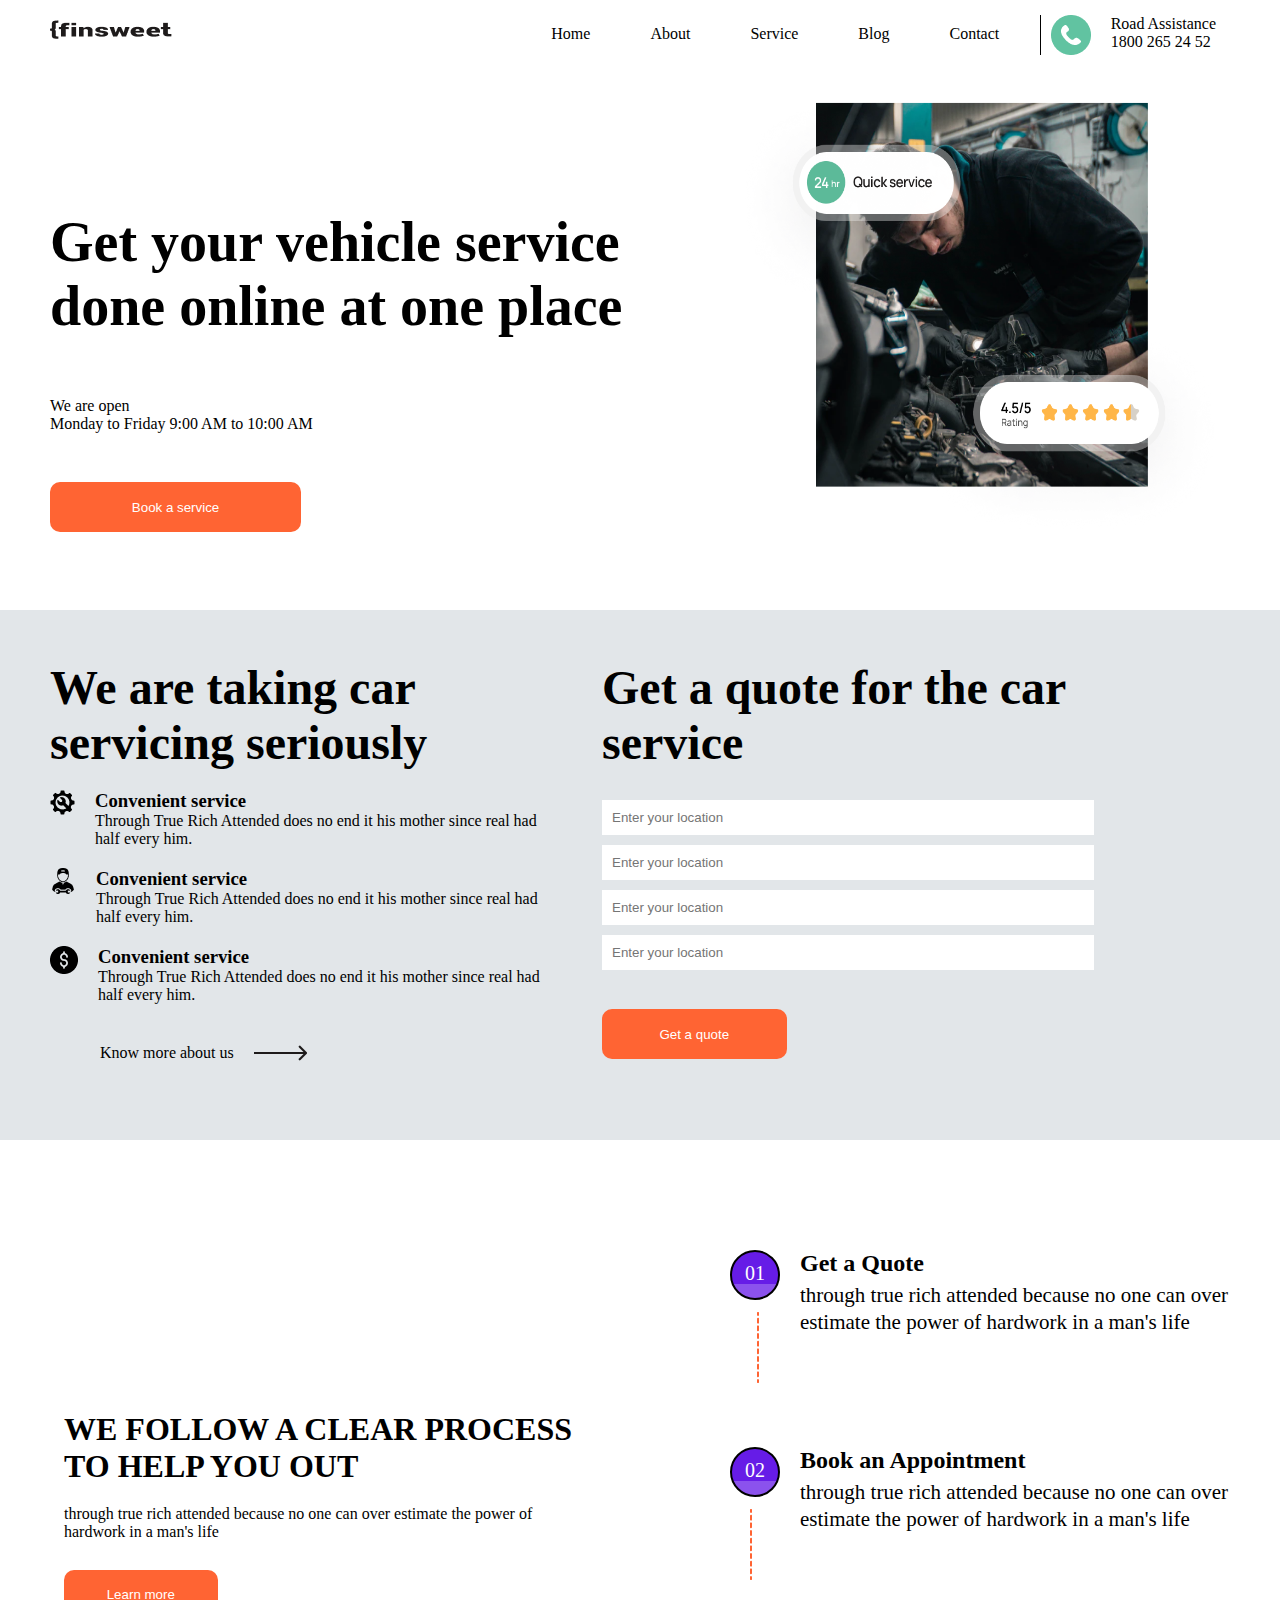
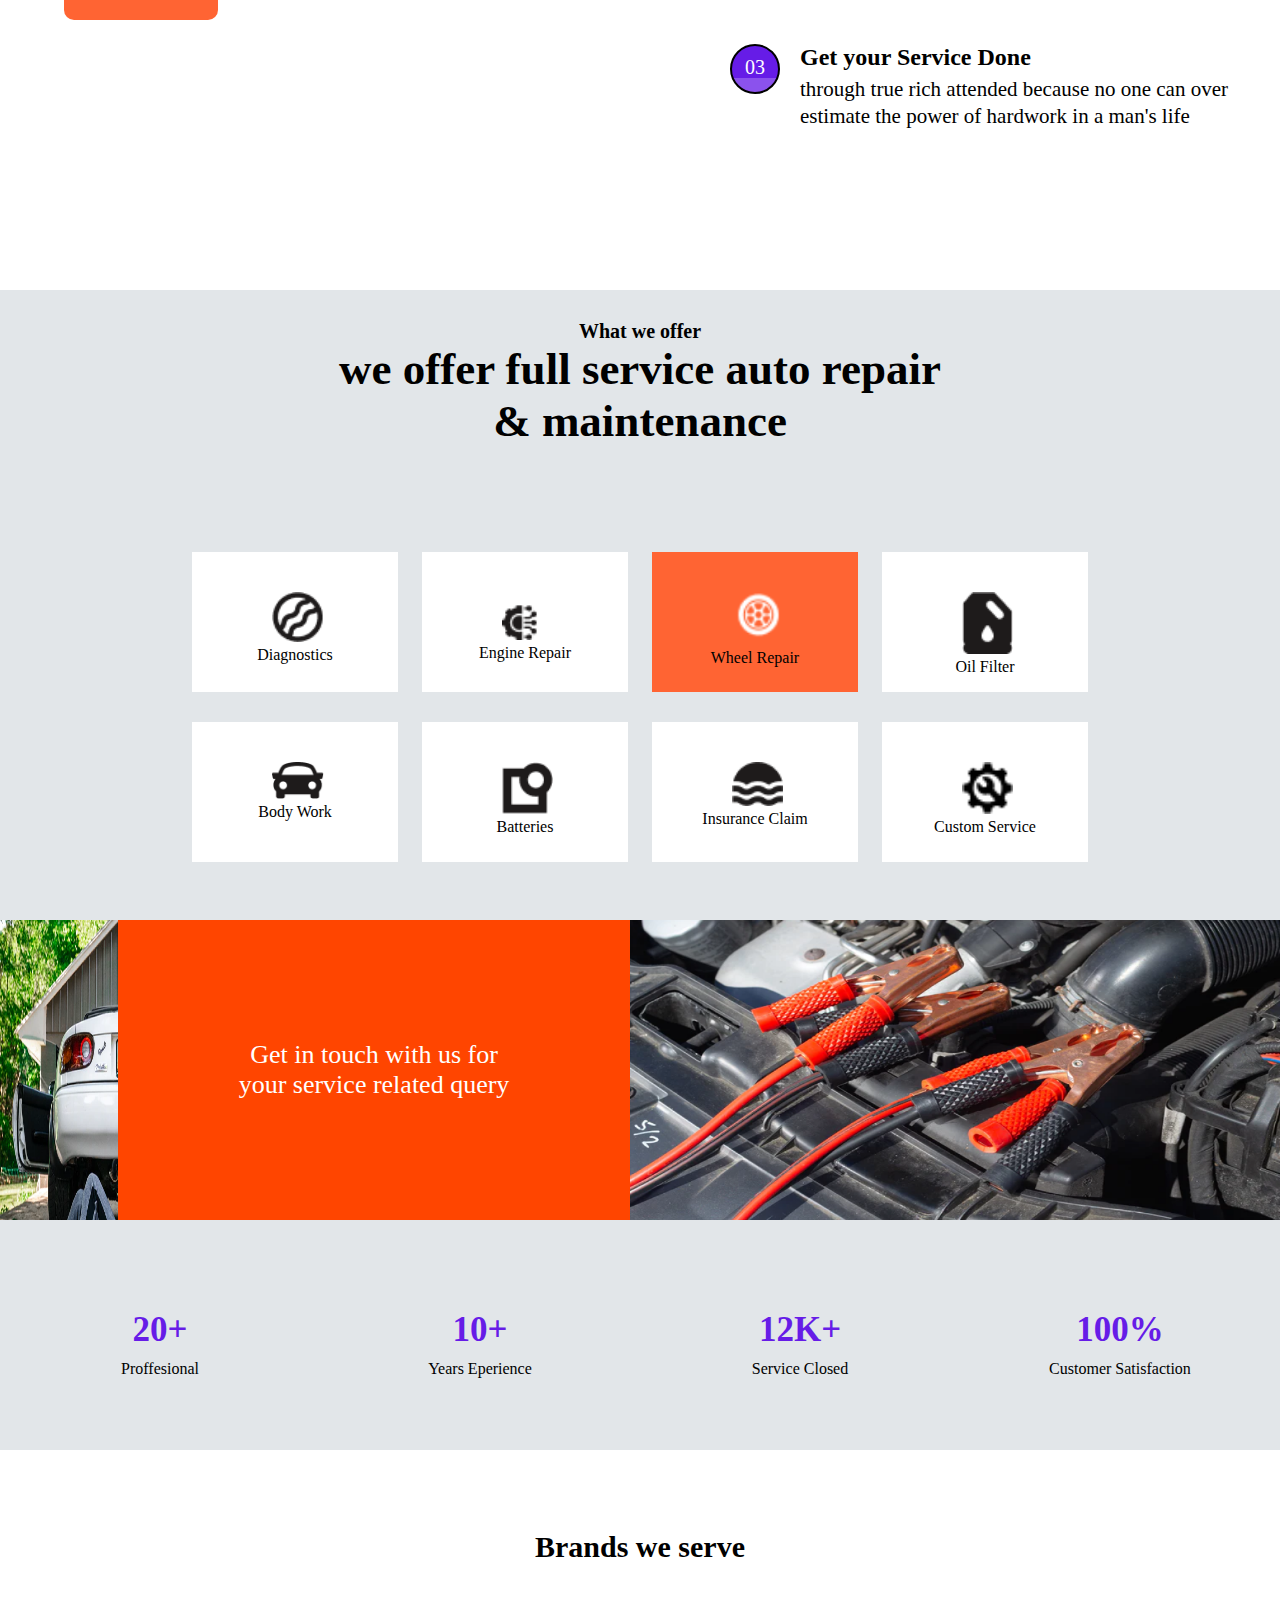
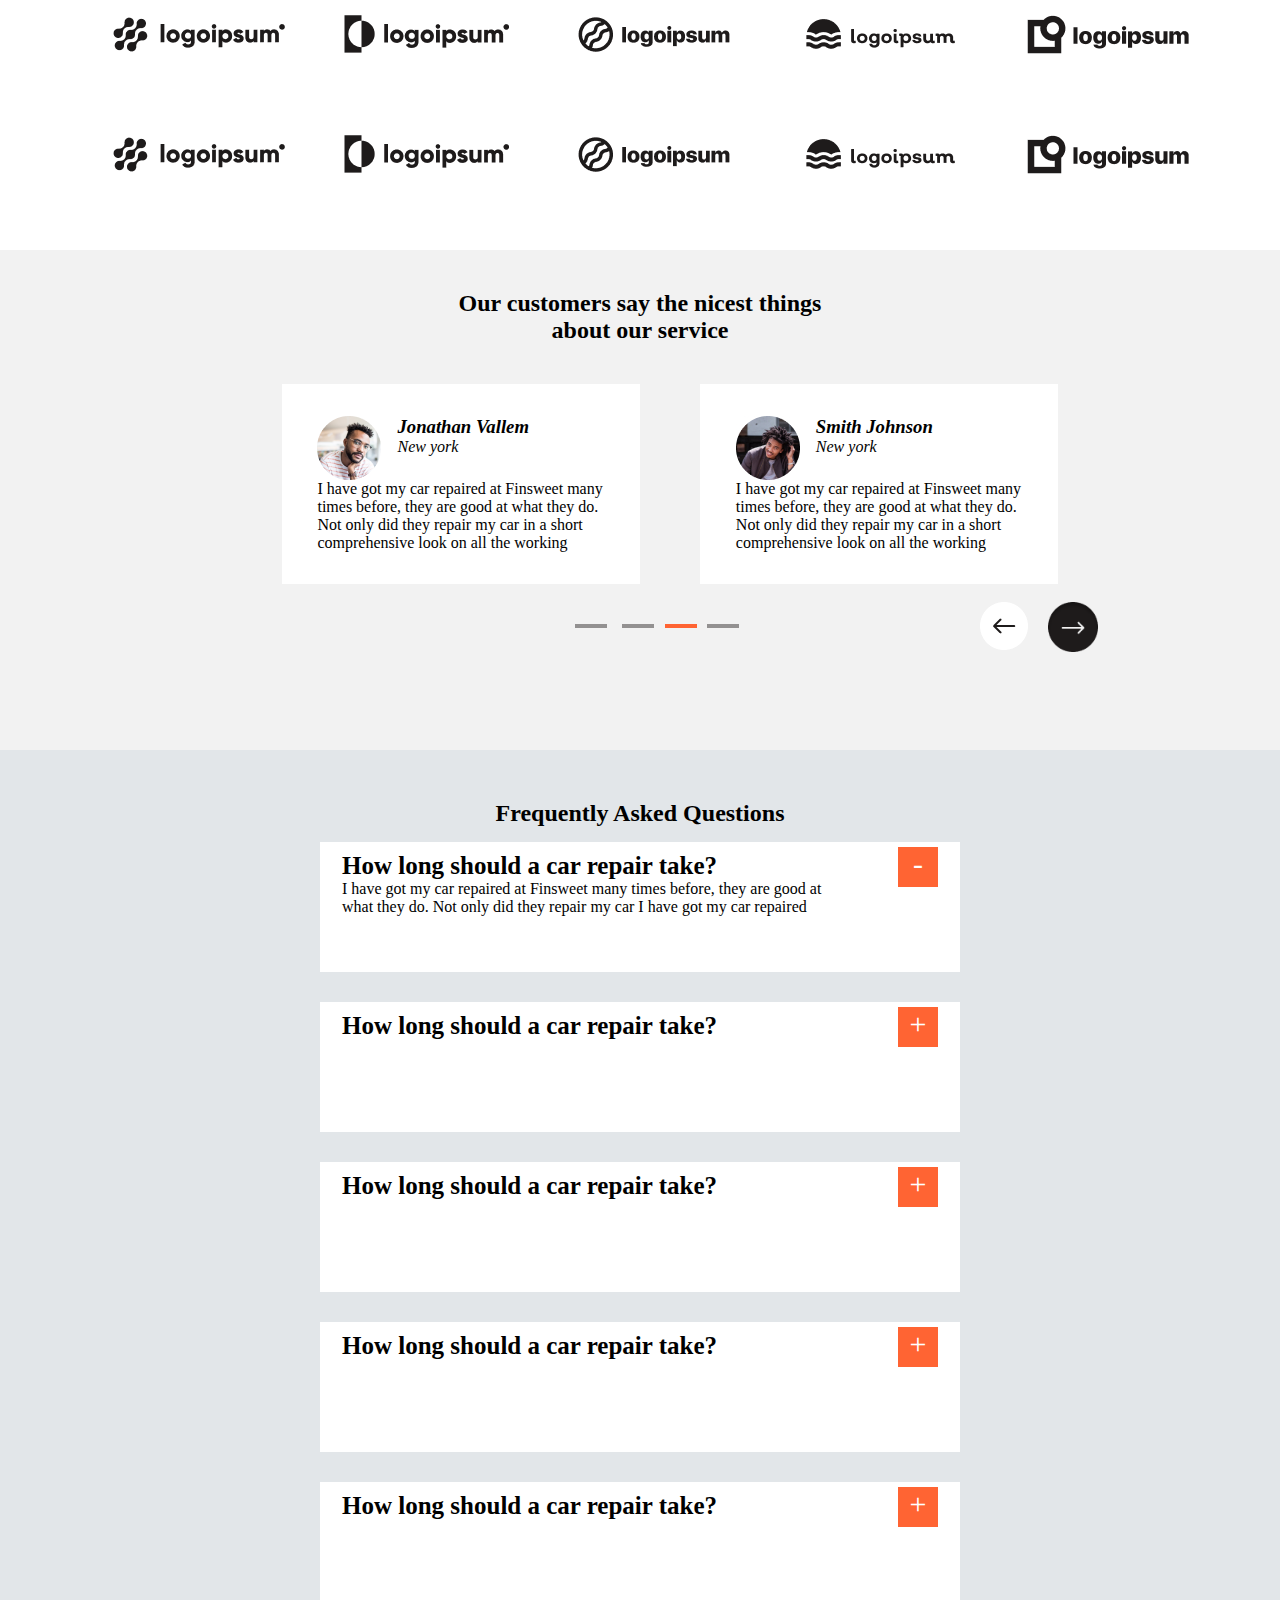
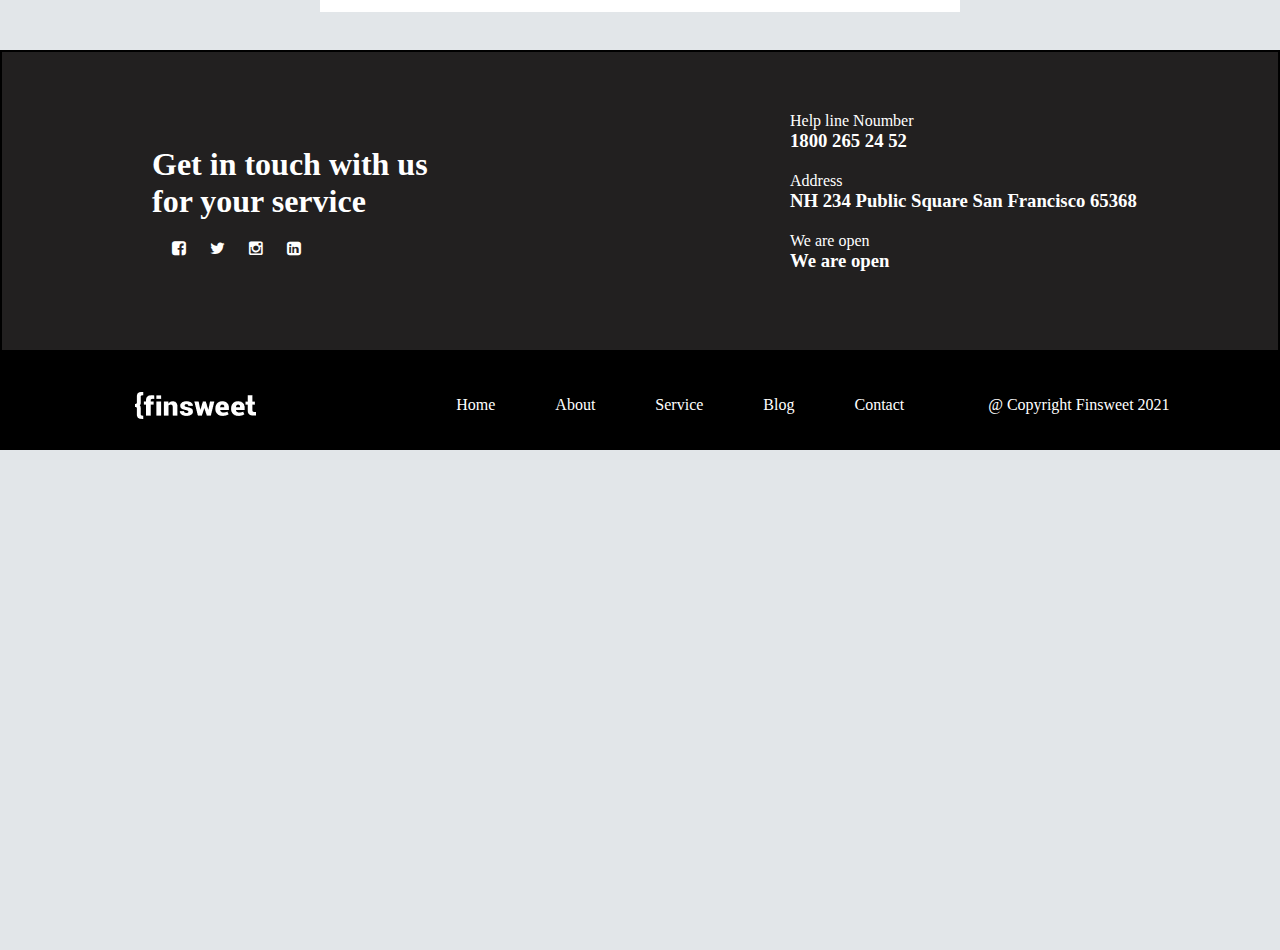
<file: index.html>
<!DOCTYPE html>
<html lang="en">
<head>
    <meta charset="UTF-8">
    <meta http-equiv="X-UA-Compatible" content="IE=edge">
    <meta name="viewport" content="width=device-width, initial-scale=1.0">
    <title>Document</title>
    <link rel="stylesheet" href="./index.css">
    <link rel="stylesheet" href="./css/fa/css/font-awesome.min.css">
    <link rel="stylesheet" href="./queries.css">
    
</head>
<body>
   <div class="container">
     <div class="box">
       <div class="box1">
       
       <nav>
            <div class="golo">
                <img src="./image/Logo.png" alt="">
            </div>
            <div class="bar">
                <ul>
                    <li> <a href="#">Home</a> </li>
                    <li> <a href="#">About </a> </li>
                    <li> <a href="./services.html">Service</a></li>
                    <li> <a href="#">Blog</a></li>
                    <li> <a href="#">Contact</a></li>
                </ul>
            </div>
            <div class="whatsapp">
                <div class="icon">
                    <img src="./image/Assistance Icon.png" alt="road assistance">
                </div>
                <div class="inner-section">
                    <p>Road Assistance</p>
                    <p>1800 265 24 52</p>
                </div>
            </div>
       </nav> 
                
        <div class="pic">
            <div class="txt">
                <h1>Get your vehicle service done online at one place</h1>
                <p class="ptag">We are open </p>
                <p>Monday to Friday 9:00 AM to  10:00  AM</p>
                <button><a href="#" class="orange-btn">Book a service</a> </button>
                
            </div>
            <div class="cam">
              <img src="./image/Header Image.png" alt=""> 
            </div>
            
        </div>
            
       </div>
       <div class="box2">
           <div class="sec1">
            <h2>We are taking car servicing seriously</h2>
            <div class="ony">
               <div class="imagebox">
                <img src="./image/Icon.png" alt="">
            </div>
                <div class="text-box">
                    <h3>Convenient service</h3>
                    <p>Through True Rich Attended does no end it his mother since real had half every him.</p>
                </div>
            </div>
            <div class="ony">
                <div class="imagebox">
                 <img src="./image/Icon (1).png" alt="">
             </div>
                 <div class="text-box">
                     <h3>Convenient service</h3>
                     <p>Through True Rich Attended does no end it his mother since real had half every him.</p>
                 </div>
             </div>
             <div class="ony">
                <div class="imagebox">
                 <img src="./image/Icon (2).png" alt="">
             </div>
                 <div class="text-box">
                     <h3>Convenient service</h3>
                     <p>Through True Rich Attended does no end it his mother since real had half every him.</p>
                 </div>
             </div>
            <div class="arrow">
             <p class="ptag1">Know more about us</p> 
             <img src="./image/Arrow.png" alt="" >
            </div>
            </div>
            <div class="sec2">
                <h3>Get a quote for the car <br> service</h3>
                <form action="">
                    <div class="input-box">
                        <input type="text" placeholder="Enter your location">
                    </div>
                    <div class="input-box">
                        <input type="text" placeholder="Enter your location">
                    </div>
                    <div class="input-box">
                        <input type="text" placeholder="Enter your location">
                    </div>
                    <div class="input-box">
                        <input type="text" placeholder="Enter your location">
                    </div>
                    <button class="orange-btn">Get a quote</button>
                </form>
            </div>
    
        </div>   
       
        <div class="box3">
            <div class="para">
             <h1 style="padding-bottom: 20px;">WE FOLLOW A CLEAR  PROCESS TO HELP YOU  OUT</h1>
             <p>through true rich attended because no one can over estimate  the power of hardwork in a man's life</p>
                <button>Learn more</button>
            </div>
         <div class="circ">  
         <div class="par">   
            <div class="lay"> 
            <div class="num">01</div>
            <div class="line" style="margin-left: 27px; margin-top: 12px;" ><img src="./image/Line.png" alt=""> </div> 
        </div> 
                <div class="writ">
                    <h2>Get a Quote</h2>
                    <p>through true rich attended  because no one can over estimate the power of hardwork in a man's life</p>
                </div>
            </div>
             <div class="par">   
             <div class="lay"> 
                <div class="num">02</div>
                <div class="line" style="margin-left: 20px; margin-top: 12px;" ><img src="./image/Line.png" alt=""> </div> 
            </div> 
               
                <div class="writ">
                    <h2>Book an Appointment</h2>
                    <p>through true rich attended  because no one can over estimate  the power of hardwork in a man's life</p>
                </div>
            </div>
             <div class="par">   
            <div class="lay">
                <div class="num">03</div>
            </div>
                <div class="writ">
                 <h2>Get your Service Done</h2>
                 <p>through true rich attended because  no one can over estimate  the power of hardwork in a man's life</p>
                </div>
            </div>
        </div>
         
        </div>
        <div class="box4">
            <div class="headings">
            <h5 style="font-size: 20px;">What we offer</h5>
            <h2>we offer full service auto repair <br> & maintenance</h2>
        </div>
       <div class="boxy">
        <div class="ono">   
            <div class="onek">
                <img src="./image/Vector.png" alt="">
               <p> Diagnostics  </p>
            </div>
           <div class="onek">
            <img src="./image/2.PNG" alt="">
            <p>Engine Repair</p>
           </div>
           <div class="onek" style="background-color: #FF6433;">
        <img src="./image/wheel.PNG" alt="">
        <p>Wheel Repair</p>
        </div>
           <div class="onek">
            <img src="./image/Vector (4).png" alt="">
            <p>Oil Filter</p>
           </div>
        </div>
        <div class="two">   
        <div class="onek">
            <img src="./image/Vector (3).png" alt="">
            <p>Body Work</p>
        </div>
           <div class="onek">
            <img src="./image/Vector (2).png" alt="">
            <p>Batteries</p>
           </div>
           <div class="onek">
            <img src="./image/Vector (1).png" alt="">
            <p>Insurance Claim</p>
           </div>
           <div class="onek">
            <img src="./image/Icon.png" alt="">
            <p>Custom Service</p>
           </div>
           
        </div>
           </div>
       </div>
       
        <div class="box5">
           <div class="fee"> 
            <div class="car">
                <img src="./image/Image 1.png" alt="">
            </div>
            <div class="car1" >
               <p class="ptag3" > Get in touch with us for <br> your service related query </p>
            </div>
            <div class="car2">
                <img src="./image/Client-first Template 6 (Community) (Copy) (Copy)/https_/unsplash.com/photos/ovGrEUgrkyE.png" alt="">
            </div>
        </div>
       <div class="fet">
           <div class="fet1">
               <h2>20+</h2>
               <p>Proffesional</p>
           </div>
           <div class="fet2">
               <h2>10+</h2>
               <p>Years Eperience</p>
           </div>
           <div class="fet3">
               <h2>12K+</h2>
               <p>Service Closed</p>
           </div>
           <div class="fet4">
               <h2>100%</h2>
               <p>Customer Satisfaction</p>
           </div>
       </div>
        </div>
        <div class="box6">
            <h2>Brands we serve</h2>
            <div class="logo">
               <div class="logus">
                <div class="log">
                    <img src="./image/logo-8 1.png" alt="">
                
                </div>
                <div class="log">
                    <img src="./image/logo-6.png" alt="">
                </div>
                <div class="log">
                   <img src="./image/logo-7 1.png" alt="">                
                </div>
                <div class="log">
                    <img src="./image/logo-3.png" alt="">
                </div>
                <div class="log">
                    <img src="./image/logo-1 1.png" alt="">
                </div>
            </div>
            <div class="logus"> 
            <div class="log">
                    <img src="./image/logo-8 1.png" alt="">
                
                </div>
                <div class="log">
                    <img src="./image/logo-6.png" alt="">
                </div>
                <div class="log">
                   <img src="./image/logo-7 1.png" alt="">                
                </div>
                <div class="log">
                    <img src="./image/logo-3.png" alt="">
                </div>
                <div class="log">
                    <img src="./image/logo-1 1.png" alt="">
                </div>
            </div>      
            </div>
            </div>
        </div>  
      <div class="box7">
          <h2>Our customers say the nicest things <br> about our service</h2>
          <div class="box70">
          <div class="box71">
             
              <blockquote>
                <cite><img src="./image/K84vnnzxmTQ.png" alt="">
                    <div class="city">
                    <h3> Jonathan Vallem </h3>
                   <p>New york</p>
                </div>
                </cite>  
               <p> I have got my car repaired at Finsweet many times before, they are good at what they do. Not only did they 
                  repair my car in a short comprehensive look on all the working</p>
                </blockquote>
          </div>
          <div class="box71">
              
              <blockquote>
                <cite> <img src="./image/nJHvhXS4C0U.jpg" alt=""> 
                <div class="city">    
                <h3>Smith Johnson</h3>
                <p>New york</p>
            </div>
            </cite>  
                   <p> I have got my car repaired at Finsweet many times before, they are good at what they do. Not only did they
                   repair my car in a short comprehensive look on all the working </p>
                </blockquote>
          </div>
        </div>
        
        <div class="circy">
          <div class="line">  <img src="./image/Lines.png" alt=""> </div>
          <div class="circo">  
          <div class="circy1"><img src="./image/Left.png" alt=""></div>
            <div class="circy2"><img src="./image/Right.png" alt=""></div>
        </div>
        </div>    
    </div>
      <div class="box8">
            <h2>Frequently Asked Questions</h2>
           <div class="fre">
            <div class="freq">
                <div class="freq1">
                    <div class="freq3">
                    <h5>How long should a car repair take?</h5>
                    <p>I have got my car repaired at Finsweet many times before, they are good at what they do. Not only did they repair my car I have got my car 
                        repaired</p>
                    </div>
                    <div class="orange">-</div>
                </div>
                <div class="freq1">
                    <div class="freq3">
                    <h5>How long should a car repair take?</h5>
                    </div>
                    <div class="orange">+</div>
                </div>
                <div class="freq1">
                    <div class="freq3">
                        <h5>How long should a car repair take?</h5>
                        </div>
                        <div class="orange">+</div>   
                </div>
                <div class="freq1">
                    <div class="freq3">
                        <h5>How long should a car repair take?</h5>
                        </div>
                        <div class="orange">+</div>
                </div>
                <div class="freq1">
                    <div class="freq3">
                        <h5>How long should a car repair take?</h5>
                        </div>
                        <div class="orange">+</div>
                </div>
            </div>
        </div>
    
        </div>
      <div class="box9">
        <div class="footer">  
        <div class="foot">
            <div class="foot1">
                <h1>Get in touch with us <br> for your  service</h1> 
                <div class="icony">
                 <i class="fa fa-facebook-square"></i>
                 <i class="fa fa-twitter"></i>
                 <i class=" fa fa-instagram"></i>
                 <i class=" fa fa-linkedin-square"></i>
                </div>
            </div>
            <div class="foot1">
                <div class="help">
                  <p>Help line Noumber</p>  
                  <h3>1800 265 24 52</h3>
                </div>
                <div class="help">
                    <p>Address</p>
                    <h3>NH 234   Public Square San Francisco  65368</h3>
                </div>
                <div class="help">
                    <p>We are open</p>
                    <h3>We are open</h3>
                </div>
            </div>
        </div>
          <div class="foot2">
            <nav>
                <div class="golo">
                    <img src="./image/logoo.png" alt="">
                </div>
                <div class="bar">
                    <ul>
                        <li> <a href="#">Home</a> </li>
                        <li> <a href="#">About </a> </li>
                        <li> <a href="#">Service</a></li>
                        <li> <a href="#">Blog</a></li>
                        <li> <a href="#">Contact</a></li>
                    </ul>
                </div>
                <div class="whatsapp" >
                <p>@ Copyright Finsweet 2021</p> 
                </div>
           </nav> 
           
          </div>
        </div>
      </div>
    
    
    
    </div>
        
    </div>
            
           
           
       
       
</body>
</html>
</file>
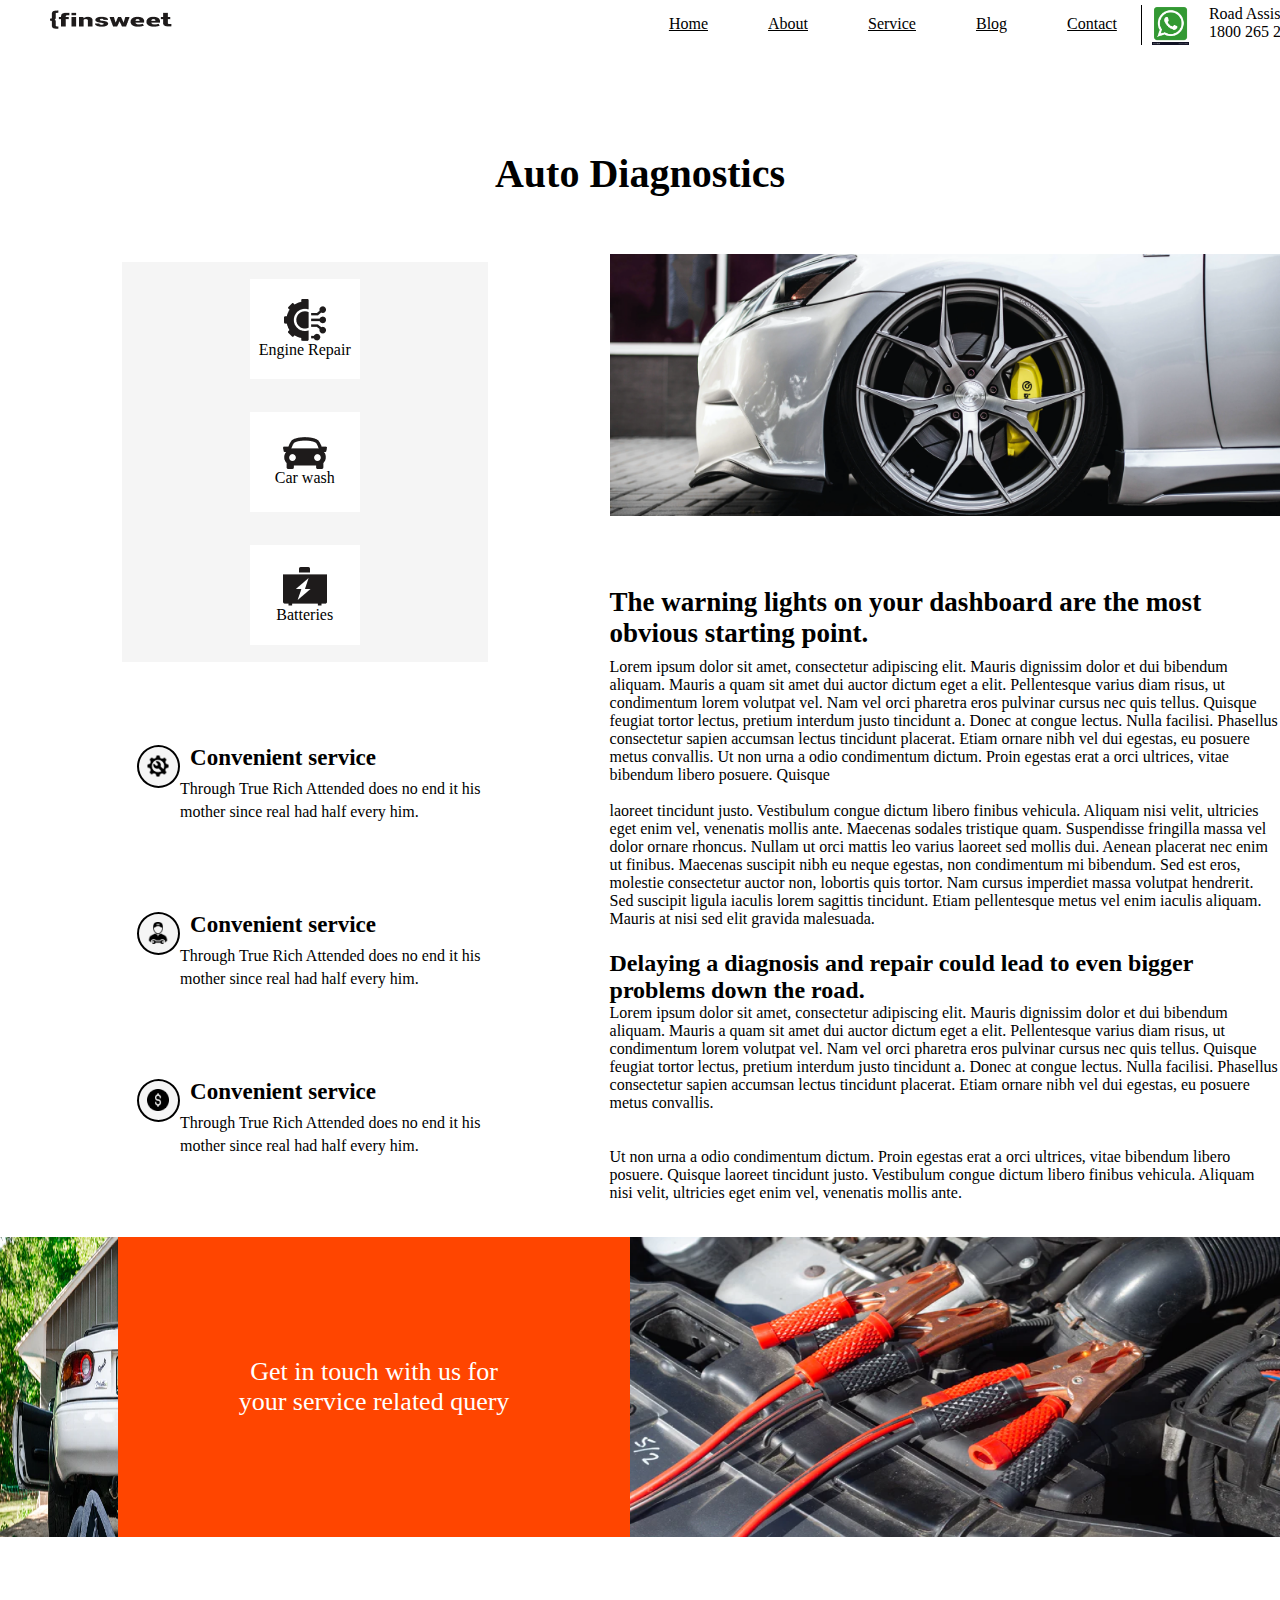
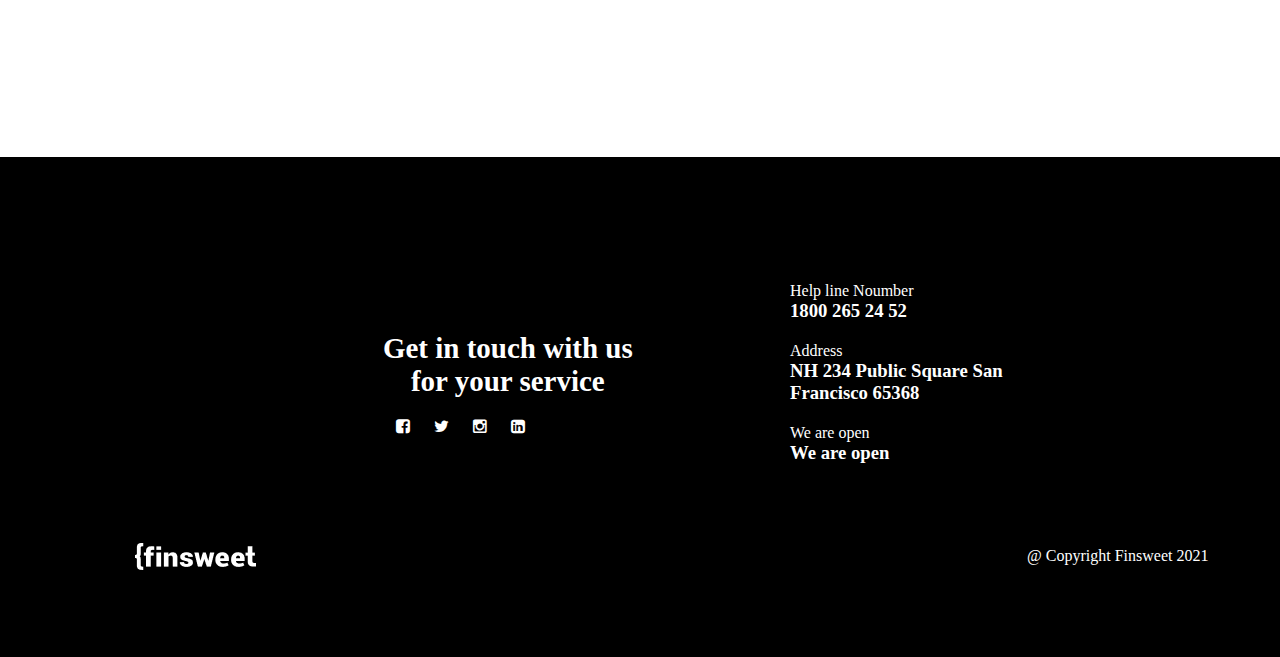
<file: services.html>
<!DOCTYPE html>
<html lang="en">
<head>
    <meta charset="UTF-8">
    <meta http-equiv="X-UA-Compatible" content="IE=edge">
    <meta name="viewport" content="width=device-width, initial-scale=1.0">
    <title>Document</title>
    <link rel="stylesheet" href="./services.css">
    <link rel="stylesheet" href="./css/fa/css/font-awesome.min.css">
    <link rel="stylesheet" href="./query.css">
</head>
<body>
 <div class="container">
    
    <!-- SECTION 1 -->
    
    <section class="box1">
        <nav>
            <div class="golo">
                <img src="./image/Logo.png" alt="">
            </div>
            <div class="bar">
                <ul>
                    <li> <a href="./index.html">Home</a> </li>
                    <li> <a href="#">About </a> </li>
                    <li> <a href="#">Service</a></li>
                    <li> <a href="#">Blog</a></li>
                    <li> <a href="#">Contact</a></li>
                </ul>
            </div>
            <div class="whatsapp">
                <div class="icon">
                    <img src="./image/whatsapp-logo-icon-vector-27990484.jpg" alt="road assistance">
                </div>
                <div class="inner-section">
                    <p>Road Assistance</p>
                    <p>1800 265 24 52</p>
                </div>
            </div>
       </nav> 
         
     </section>



<!-- SECTION 2 -->

     <section class="box2">
        <h1>Auto Diagnostics</h1> 
        <div class="bum">
        <div class="writy">
             <div class="pic">
                 <div class="pic1">
                     <img src="./image/Group 2096.png" alt="">
                     <p>Engine Repair</p>
                 </div>
                 <div class="pic1"> 
                    <img src="./image/Group.png" alt="">
                     <p>Car wash</p>
                 </div>
                 <div class="pic1">
                     <img src="./image/Group 2102.png" alt="">
                     <p>Batteries</p>
                 </div>
             </div>
             <div class="icony">
                 <div class="pic2">
                    <div class="non"> 
                    <img src="./image/two.png" alt="">
                </div>
                    <div class="pokolo">
                         <h3>Convenient service</h3>
                         <p>Through True Rich Attended does no end it his mother since real had half every him.</p>
                     </div>
                 </div>
                 <div class="pic2">
                    <div class="non"> 
                    <img src="./image/teo.png" alt="">
                </div> 
                    <div class="pokolo">
                        <h3>Convenient service</h3>
                        <p>Through True Rich Attended does no end it his mother since real had half every him.</p>
                    </div>
                 </div>
                 <div class="pic2">
                    <div class="non">
                    <img src="./image/Icon (2).png" alt="">
                </div>
                    <div class="pokolo">
                        <h3>Convenient service</h3>
                        <p>Through True Rich Attended does no end it his mother since real had half every him.</p>
                    </div>
                 </div>
             </div>
         </div>
         <div class="cary">
             <div class="cary1">
                 <img src="./image/ono.png" alt="">
             </div>
             <div class="cary2">
                 <h2>The warning lights on your dashboard are the most obvious starting point.</h2>
                <p>Lorem ipsum dolor sit amet, consectetur adipiscing elit. Mauris dignissim dolor et dui bibendum aliquam. Mauris a quam sit amet dui auctor dictum eget a elit. Pellentesque varius diam risus, ut condimentum lorem volutpat vel. Nam vel orci pharetra eros pulvinar cursus nec quis tellus. Quisque feugiat tortor lectus, pretium interdum justo tincidunt a. Donec at congue lectus. Nulla facilisi. Phasellus consectetur sapien accumsan lectus tincidunt placerat. Etiam ornare nibh vel dui egestas, eu posuere metus convallis.

                    Ut non urna a odio condimentum dictum. Proin egestas erat a orci ultrices, vitae bibendum libero posuere. Quisque <br> <br> laoreet tincidunt justo. Vestibulum congue dictum libero finibus vehicula. Aliquam nisi velit, ultricies eget enim vel, venenatis mollis ante. Maecenas sodales tristique quam. Suspendisse fringilla massa vel dolor ornare rhoncus. Nullam ut orci mattis leo varius laoreet sed mollis dui. Aenean placerat nec enim ut finibus. Maecenas suscipit nibh eu neque egestas, non condimentum mi bibendum. Sed est eros, molestie consectetur auctor non, lobortis quis tortor. Nam cursus imperdiet massa volutpat hendrerit. Sed suscipit ligula iaculis lorem sagittis tincidunt. Etiam pellentesque 
                    metus vel enim iaculis aliquam. Mauris at nisi sed elit gravida malesuada.</p>
                </div>
             <div class="cary3">
                 <h2>Delaying a diagnosis and repair could lead to even bigger problems down the road.</h2>
                <p>Lorem ipsum dolor sit amet, consectetur adipiscing elit. Mauris dignissim dolor et dui bibendum aliquam. Mauris a quam sit amet dui auctor dictum eget a elit. Pellentesque varius diam risus, ut condimentum lorem volutpat vel. Nam vel orci pharetra eros pulvinar cursus nec quis tellus. Quisque feugiat tortor lectus, pretium interdum justo tincidunt a. Donec at congue lectus. Nulla facilisi. Phasellus consectetur sapien accumsan lectus tincidunt placerat. 
                    Etiam ornare nibh vel dui egestas, eu posuere metus convallis.</p>
              <br> <br>  <p>Ut non urna a odio condimentum dictum. Proin egestas erat a orci ultrices, vitae bibendum libero posuere. Quisque laoreet tincidunt justo. Vestibulum congue dictum libero finibus vehicula. Aliquam nisi velit, ultricies 
                    eget enim vel, venenatis mollis ante.</p>
                </div>
         </div>
        </div>
        </section>

<!-- SECTION 3 -->
<section class="box3">
    <div class="fee"> 
        <div class="car">
            <img src="./image/Image 1.png" alt="">
        </div>
        <div class="car1" >
           <p class="ptag3" > Get in touch with us for <br> your service related query </p>
        </div>
        <div class="car2">
            <img src="./image/Client-first Template 6 (Community) (Copy) (Copy)/https_/unsplash.com/photos/ovGrEUgrkyE.png" alt="">
        </div>
    </div> 
</section>


<!-- SECTION 4 -->

<section class="box4">
    <div class="footer">  
        <div class="foot">
            <div class="foot1">
                <h1>Get in touch with us for your  service</h1> 
                <div class="icono">
                 <i class="fa fa-facebook-square"></i>
                 <i class="fa fa-twitter"></i>
                 <i class=" fa fa-instagram"></i>
                 <i class=" fa fa-linkedin-square"></i>
                </div>
            </div>
            <div class="foot1">
                <div class="help">
                  <p>Help line Noumber</p>  
                  <h3>1800 265 24 52</h3>
                </div>
                <div class="help">
                    <p>Address</p>
                    <h3>NH 234   Public Square San Francisco  65368</h3>
                </div>
                <div class="help">
                    <p>We are open</p>
                    <h3>We are open</h3>
                </div>
            </div>
        </div>
          <div class="foot2">
            <nav>
                <div class="golo">
                    <img src="./image/logoo.png" alt="">
                </div>
                <div class="bar">
                    <ul>
                        <li> <a href="#">Home</a> </li>
                        <li> <a href="#">About </a> </li>
                        <li> <a href="#">Service</a></li>
                        <li> <a href="#">Blog</a></li>
                        <li> <a href="#">Contact</a></li>
                    </ul>
                </div>
                <div class="whatsapp" >
                <p>@ Copyright Finsweet 2021</p> 
                </div>
           </nav> 
           
          </div>
        </div>     
    
</section>

 </div>   
</body>
</html>
</file>
<file: index.css>
*{
    margin: 0;
    padding: 0;
    box-sizing: border-box;
}
.container{
    /* min-height: 2000px; */
    width: 100%;
    margin: 0 auto;
    overflow: hidden;

}
.box{
    /* border: 2px solid white; */
    min-height: 1500px;
    width: 100%;
    margin: auto;
    display: flex;
    flex-direction: column;
    align-items: center;
    justify-content: center;
    padding-top: 10px;
    
}
.box1, .box2, .box3, .box4,.box5, .box7,.box8,.box9 {
/* border: 2px solid white; */
height: 100vh;
width: 100%;
}

.box1{
    display: flex;
    flex-direction: column;
    background-color: white;
    
}
nav{
    /* border: 1px solid black;  */
    width: 95%;
    height: 50px; 
    margin-left: 50px; 
    display: flex; 
    align-items: center; 
}
.golo{
    /* border: 2px solid black; */
    width: 20%;
    height: 40px;
    margin-top: 10px;
}

.circ {
    width: 50%;
    margin-top: 50px;
}
.bar{
     /* border: 2px solid black; */
     width: 40%;
    height: 40px;
    margin-left:350px;
    
   
}
.bar ul{
    display: flex;
    margin-left: 20px;
    align-items: center;
    margin-top: 10px;
}
.bar ul li{
    list-style: none;
    margin-left: 60px;

}
.bar ul li a{
    color: black;
    text-decoration: none;
}
.whatsapp{
    border-left: 1px solid black; 
    width: 20%;
   height: 40px;
   margin-left:40px;
   display: flex;
 
}

.icon img{
    height: 40px;
    margin-left: 10px;
}
.inner-section{
    margin-left: 20px;
}


.pic{
    display: flex;
    flex-direction: row;
    width: 100%;
    /* position: relative; */
}

.txt{
    width: 50%;
    margin-top: 150px;
    margin-left: 50px;
    /* text-align: center; */
}
.txt h1{
    font-size: 56px;
    font-weight: bold;
}
.ptag{
    margin-top: 59px;
}
.txt button{
    height: 50px;
    width: 40%;
    background-color: #FF6433;
    border-radius: 10px;
    margin-top: 49px;
    border: none;
    color: white;
}
.txt button a{
    color: white;
    text-decoration: none;

}
.cam{
    display: flex;
    justify-content: flex-end;
    width: 40%;
    margin: 30px 50px;
}
.cam img{
    width: 100%;
    height: 450px;
    
}

/* section two */
.box2{
    background-color: #E2E6E9;
    display: flex;
    padding-top: 50px;
    padding-left: 50px;
}
.sec1{
    /* border: 2px solid black; */
    
    width: 40%;
    height: 520px;
}
.sec1 h2{
    font-size: 48px;
}
.ony{
    display: flex;
    flex-direction: row;
    margin-top: 20px;
}
.text-box{
    margin-left: 20px;
}

.sec2{
    /* border: 2px solid black; */
    width: 50%;
    height: 520px;
    margin-left: 60px
}

.sec2 h3{
    font-size: 48px;
    padding-bottom: 30px;
}
.arrow{
    display: flex;
    margin-left: 50px;
    
}
.arrow img{
    object-fit: contain;
    margin-left: 20px;
    margin-top: 40px;
}
.ptag1{
    margin-top: 40px;
}
.sec2 input {
    width: 80%;
    padding: 10px;
    margin-bottom: 10px;
    border: none;
}
.sec2 button{
    height: 50px;
    width: 30%;
    background-color: #FF6433;
    border-radius: 10px;
    margin-top: 29px;
    border: none;
    color: white;
 
}

/* FOR BOX3 */

.box3{
    display: flex;
    background-color: white;
    height: 750px;

}
.para{
    margin: auto;
    width: 40%;
}
.para button{
    height: 50px;
    width: 30%;
    background-color: #FF6433;
    border-radius: 10px;
    margin-top: 29px;
    border: none;
    color: white;
 
}

.circ{
    width: 50%;
    margin-top: 50px;
    
}
.par{
    display: flex;
    flex-direction: row;
    margin-top: 60px;
    margin-left: 90px;
    
}
.num{
    margin-right: 20px;
    border: 2px solid black;
    height: 50px;
    width: 50px;
    border-radius: 50%;
    text-align: center;
    padding-top: 10px;
    background: linear-gradient(#661CE7 70%, #8B52ED 30%);
    font-size: 20px;
    color: white;
    

}
.writ h2{
    margin-bottom: 5px;
}
.writ p{
    line-height: 27px;
    font-size: 21px;
    
}


/* Box4 */
.box4{
    background-color: #E2E6E9;
   }
   
.boxy{
    height: 340px;
    width: 70%;
    margin: auto;
    background-color: #E2E6E9;
    display: flex;
    margin-top: 90px;
    display: flex;
    flex-direction: column;
    justify-content: space-around;
}
.ono, .two{
    /* border: 1px solid black; */
    width: 100%;
    height: 140px;
    display: flex;
    justify-content: space-between;
}
.onek{
    /* border: 1px solid black; */
    background-color: white;
    width: 23%;
}
.onek:hover{
    background-color:orangered ;
}
.onek img{
width: 25%;
margin-top: 40px;
margin-left: 80px;
}
.onek p{
    text-align: center;
}
.headings{
    text-align: center;
    font-size: 30px;
    color: black;
    margin-top: 30px;
}




/* FOR BOX5 */
.box5{
    display: flex;
    flex-direction: column;
    background-color: #E2E6E9;
    padding-top: 50px;
    width: 100%;

       
    /* justify-content: space-around; */

}
.fee{
    display: flex;
    position: relative;
    width: 100%;
}
 .car{
    /* border: 2px solid black; */
    width: 20%; 
    height: 300px;


    
}
.ptag3{
    text-align: center; 
    color: white; 
    font-size: 26px; 
    margin-top: 120px;
}

.car img{
    width: 100%;
    height: 300px;
    
}
.car1{
    background-color: orangered;
    position: absolute;
    left: 118px;
    width: 40%;
    height: 300px;
}
.car2{
    width: 53%;
    position: absolute;
    left: 630px;
    height: 300px;
}
.car2 img{
    width: 100%;
    height: 300px;
}

.fet{
    display: flex;
    justify-content: space-around;
    width: 100%;
    height: 100px;
    margin-top: 90px;
}
.fet1, .fet2, .fet3, .fet4{
    /* border: 2px solid black; */
    width: 15%;
    height: 100px;
}
.fet h2{
    text-align: center;
    font-size: 35px;
    color: #661CE7;
    margin-bottom: 10px;
    font-weight: bolder;
    
}
.fet p{
    text-align: center;
}


/* BOX6 */
.box6{
    background-color: white;
    padding-top: 80px;
    min-height: 400px;
}
.box6 h2{
    text-align: center;
    font-size: 30px;
}
.logo{
   width: 90%;
    display: flex;
    flex-direction: column;
    justify-content: space-around;
    margin-left: 100px; 
}
.logo .logus{
    display: flex;
    flex-direction:row;
}
.log img{
    margin-left: 20px;
}
.log p{
    margin-left: 10px;  
}
.log{
    width: 19%;
    height: 100px;
    /* border: 2px solid black; */
    margin-top: 20px;
    display: flex;
    justify-content: center;
    align-items: center;
}


/* FOR BOX 7 */

.box7{
    background-color: #F2F2F2;
    height: 500px;
    
    
}
.box7 h2{
    text-align: center;
    padding-top: 40px;
}
.box70{
    display: flex;
    margin-top: 40px;
    justify-content: center;
  
  
}
.box71{
 width: 100%;
    /* border: 2px solid black; */
   width: 28%;
   height: 200px; 
   display: flex;
   flex-direction: column;
   justify-content: center;
   align-items: center;
   background-color: white;
   margin-left: 60px;
}
.box71 img{
    padding-right: 16px;
}
cite{
    display: flex;
}
blockquote{
    width: 80%;
}
.circy{
    /* border: 2px solid black; */
    width: 40%;
    height: 50px;
    display: flex;
    margin-top: 30px;
    margin-left: 575px;
    
      
    
} 
.circo{
    display: flex;
    margin-top: -12px;
    margin-left: 241px;
    
}
.circy2{
    margin-left: 20px;

}
.circy2 img{
    height: 50px;
}








/*  BOX 8 */
.box8{
    width: 100%;
   height: 900px;
    background-color: #E2E6E9;
   }
   .box8 h2{
       text-align: center;
      padding-top: 50px;
   }
.fre{
    display: flex;
    justify-content: center;
    align-items: center;
}
.freq{
    /* border: 2px solid black; */
    display: flex;
    flex-direction: column;
    width: 50%;
    height: 800px;
    justify-content: space-around;
}
.freq1{
    /* border: 2px solid black; */
    width: 100%;
    height: 130px;
    display: flex;
    justify-content: space-around;
    background-color: white;
}
.freq3{
    width: 80%;
    padding-top: 10px;
}
.freq3 h5{
    font-size: 25px;
}
.orange{
    /* border: 1px solid black; */
    height: 40px;
    width:40px;
    margin-top: 5px;
    background-color: #FF6433;
    font-size: 30px;
    text-align: center;
    color: white;
}






/* BOX 9 */
.box9{
    background-color: #E2E6E9 ;
    color: white;
}
.footer{
    border: 1px solid black;
    width: 100%;
    height: 400px;
    display: flex;
    flex-direction: column;
    background-color: black ;
    align-items: center;

  
}
.foot{
    border: 1px solid black;
    height: 300px;
    width: 100%;
    background-color: #222020;
    display: flex;

}
.foot1{
    /* border: 1px solid white; */
    height: 300px;
    width: 50%;
    display: flex;
    flex-direction: column;
    justify-content: center;
    padding-left: 150px;
}
.icony{
    padding-top: 20px;
    color: white;
}

.icony i{
    padding-left: 20px;
}
.foot1 h3{
    margin-bottom: 20px;
}
.foot2{
    background-color: black;
    color: white;
    padding-top: 30px;
}
.foot2 .bar{
    margin-left: 40px;
}
.foot2 .bar li a{
    color: white;
}
.foot2 .whatsapp{
    border: none;
    margin-top: 20px;
    margin-left: 190px;
}
.foot2 .golo img{
    color: #FF6433;
    
}
</file>
<file: queries.css>
@media only screen and (max-width:1280px) {
   .box1{
       height: 600px;
   } 
   
    .bar{
          margin-left:195px;
        
       
    }
      .whatsapp{
       margin-left:82px;
     
     
    }
    .box2{
        height: 530px
    }
    .box4{
        height: 580px;
    }
    .box5{
        height: 580px;
    }

    @media only screen and (max-width:1024px){
        /* SECTION 1 */
        .bar{
            margin-left: -48px;
        }

        .whatsapp{
            margin-left: 242px;
        }
    .absy1{
        left: -565px;
    }

    /* SECTION 3 */
    .box3{
        min-height: 676px;
    }

    /* SECTION 4 */
    .onek img{
        margin-left: 64px;
    }

    /* SECTION 5 */
    .car2{
        left: 515px;
    }

    /* SECTION 6 */
    .logo{
        margin-left: 70px;
    }
    .log img{
        margin-left: -18px;
    }

    /* SECTION 7 */
    .circy{
        margin-left: 454px;
    }
    .circo{
        margin-left: 137px;
    }
    /* SECTION 9 */
    .foot2 .whatsapp{
        margin-left: 161px;
    } 
    
      
}

@media only screen and (max-width: 912px){
    .box1 .whatsapp{
        display: none;
    }
    .bar{
        margin-left: 48px;
    }
    .absy1{
        left: -524px ;
    }
    .abs2{
        left: -232px ;
    }

    /* sSECTION 3 */
    .box3{
        height: 400px;
    }

    .car2{
        left: 477px;
    }


    .circy{
        margin-left: 373px;
    }

    .box8{
        height: 949px;
    }
    .freq{
        height: 852px;
    }
    .freq1{
        height: 150px;
        margin-bottom: 4px;
    }
    .foot2 .whatsapp{
        margin-left: ;
    }


    @media only screen and (max-width:820px) {
        /* SECTION 1 */ 
       .box1{
           min-height: 900px;
       }
       .bar{
           margin-left: -20px;
       }
       .pic{
            display: flex;
            flex-direction: column;
        }
   
.txt{
    width: 100%;
    margin-top: 50px;
    margin-left: 15px;
}
   
    .txt button{
    height: 50px;
    width: 20%;
    
}
.cam{
  
    width: 100%;
    margin: 30px 0;

}
.cam img{
    width: 100%;
    height: 450px;
    margin-left: 0px;
    
}
.absolute{
    display: none;
}


/* section 2 */
.box2{
    display: flex;
    flex-direction: column;
     min-height: 1000px;
   
}

.sec1{
    
    
    width: 100%;
    height: 320px;
}
.sec1 h2{
    font-size: 48px;
}


.sec2{
    
    width: 100%;
    height: 320px;
    margin-left: 20px;
    padding-top: 130px;
}

.sec2 input {
    width: 90%;
    padding: 10px;
    margin-bottom: 10px;
    border: none;
}





.box3{
    display: flex;
    flex-direction: column;
    min-height: 756px;
    margin-bottom: 30px;

}
.para{
    padding: 30px 40px;
    width: 100%;
}

.circ{
    width: 100%;
    margin-top: 50px;
    
}
.par{
    display: flex;
    flex-direction: row;
    margin-top: 20px;
    margin-left: 40px;
}


.onek img{
    margin-left: 48px;
}


.car2{
    left: 414px;
}


/* section 6 */

.logo{
    display:flex ;
    flex-direction: row;
    margin-left: 100px
    

}
.logo .logus{
    display: flex;
    flex-direction: column;
} 



.circo{
    margin-left: 51px;
}

@media only screen and (max-width:540px) {
/* SECTION 1 */
.box1{
    min-height: 736px;
}
.bar{
    display: none;
}
.txt{
    margin-top: 31px;
}
.txt button{
    margin-top: 20px;
}
.ptag{
    margin-top: 20px;
}
.txt h1{
    font-size: 30px;
}



.box2{
    min-height: 870px;
}
.sec1, .sec2{
    padding-right: 20px;
}
.sec1 h2, .sec2 h3{
    font-size: 25px;
}
.sec2{
    padding-top: 70px;
}




.circ{
    padding-right: 20px;
}


.boxy{
    width: 100%;
}
.onek{
    width: 24%;
}


.car1{
    left: 86px;
}
.car2{
    left: 299px;
}


/* SECTION 7 */
.box7{
    height: 900px;
}
.box70{
    display: flex;
    flex-direction: column;
}
.box71{
    height: 300px;
    margin-bottom: 40px;
    width: 70%;
}
.circy{
    margin-left: 105px;
}

/* SECTION 8 */
.freq{
    width: 90% ;
}
/* SECTION 9 */
.footer .foot{
    display: none;
}
.foot2 .bar{
    display: flex;
    flex-direction: column;
    margin-left: -15px;
}
.foot2{
    display: flex;
    flex-direction: column;
    height: 500px;
}

.foot2 nav .bar ul{
    display: flex;
    flex-direction: column;
    margin-left: 0px;
} 
.foot2 nav .bar ul li a{
    font-size: 23px;
    padding-bottom: 30px;
}
.foot2 nav{
    height: 300px;
    display: flex;
    flex-direction: column;
    /* align-items: center; */
    /* justify-content: center; */
    margin-left: 0px;
}
.foot2 .whatsapp{
    padding-top: 96px;
    width: 100%;
    margin-left: 289px;

}

}

@media only screen and (max-width:412px) {
.box3{
    min-height: 920px;
}
    .circ{
    margin-top: -131px;
}
.headings h2{
    font-size: 30px;
    padding-top: 13px;
}

.box5{
    min-height: 512px;
}
.boxy{
    margin-top: 50px;
}
.onek p{
    font-size: 13px;
}
.onek img{
    margin-left: 33px;
}
.car,.car2{
    display: none;
}
.car1{
    width: 100%;
    height: 186px;
    left: 4px;
    top: -109px;
}
.ptag3{
    text-align: center;
    margin-top:70px;
}
.fet{
    margin-top: 150px;
}
.fet p{
    font-size: 13px;
}


.log img{
    margin-left: -79px;
}
.circy{
    display: none;
}
.freq{
    width: 100%;
}



}

@media only screen and (max-width:360px){
    .golo{width: 50%;
    margin-bottom: 30px;
    margin-left: 13px;
    margin-top: 36px;
    }

    .golo img{
        height: 50px;
        width: 100%;
    }
    .txt button{
        width: 40%;
    }
    .box2{
        height: 1000px;
        margin-top: 30px;
    }
    .sec1{
        height: 460px
    }
    .sec2{
        padding-bottom: 191px;
    }
    .box3{
        height: 1500px;
    }
    .par{
        margin-top: 135px;
    }
    button{
        width: 50%;
    }
    .para button{
        width: 50%;
    }
    .fet{
        display: flex;
        flex-direction: column;
        align-items: center;
    }
    .fet p{
        width: 100%;
    }
    .box8{
        min-height:1200px;
    }
    .freq1{
        height: 250px;
        margin-bottom: 30px;
    }
    .freq{
        height: 1120px;
    }

}
</file>
<file: services.css>
*{
    margin: 0;
    padding: 0;
    box-sizing: border-box;
}
.container{
    /* min-height: 2000px; */
    width: 100%;
    margin: 0 auto;
    overflow: hidden;

}




/*  BOX1 */
nav{
    /* border: 1px solid black;  */
    width: 100%;
    height: 50px; 
    margin-left: 50px; 
    display: flex; 
    align-items: center; 
}
.golo{
    /* border: 2px solid black; */
    width: 20%;
    height: 40px;
    margin-top: 10px;
}

.circ {
    width: 50%;
    margin-top: 50px;
}
.bar{
     /* border: 2px solid black; */
     width: 40%;
    height: 40px;
    margin-left:350px;
    
   
}
.bar ul{
    display: flex;
    margin-left: 20px;
    align-items: center;
    margin-top: 10px;
}
.bar ul li{
    list-style: none;
    margin-left: 60px;

}
.bar ul li a{
    color: black;
    list-style: none;
}

.whatsapp{
    border-left: 1px solid black;
    width: 20%;
   height: 40px;
   margin-left:40px;
   display: flex;
 
}
.icon img{
    height: 40px;
    margin-left: 10px;
}
.inner-section{
    margin-left: 20px;
}





/* SECTION TWO */


.box2{
    /* border: 2px solid; */
    
}
.bum{
    width: 100%;
    min-height: 1000px;
    display: flex;
    justify-content: space-between;
}
h1{
    font-size: 40px;
    text-align: center;
    margin-top: 100px;
}
.writy{
    /* border: 2px solid black; */
    min-height: 1000px;
    width: 50%;
    display: flex;
    flex-direction: column;
    justify-content: space-around ;
    align-items: center;
    margin-top: 40px;
}



.pic{
    /* border: 2px solid black; */
    min-height: 400px;
    width: 60%;
    display: flex;
    flex-direction: column;
    justify-content: space-around;
    align-items: center;
    background-color: #F5F5F5;
}

.pic1{
    /* border: 1px solid black; */
    height: 100px;
    width: 30%;
    display: flex;
    flex-direction: column;
    align-items: center;
    justify-content: center;
    background-color: white;
}
.pic1 img{
    object-fit: contain;
    
    
}




.icony{
    /* border: 2px solid black; */
    
    min-height: 500px;
    width: 100%;
    display: flex;
    flex-direction: column;
    justify-content: space-around;
    align-items: center;
  
}
.pic2{
    /* border: 1px solid black; */
    height: 140px;
    width: 60%; 
    display: flex;
}
.non{
    border: 2px solid black;
    border-radius: 50%;
    width: 20%;
    height: 43px;
    margin-top: 20px;
    background-color: #F5F5F5;
    margin-left: 15px;
}
.non img{
    object-fit: contain;
    width: 100%;
    height: 30px;
    padding-top: 8px;

}
.pic2 h3{
    margin-top: 20px;
    margin-left: 10px;
    font-size: 23px;
}
.pic2 p{
    line-height: 23px;
    margin-top: 6px;
}



.cary{
    /* border: 2px solid black; */
    min-height: 1000px;
    width: 55%;
    display: flex;
    flex-direction: column;
    justify-content: space-around;
    align-items: center;
    margin-top: 40px;
  
}

.cary1, .cary2, .cary3{
    /* border: 1px solid black; */
    height: 300px;
    width: 100%;    
}
.cary1 img{
    object-fit: contain;
    width: 100%;
}
.cary2 h2 {
    font-size: 27px;
    padding-bottom: 9px;
}
.cary3 h2{
    margin-top: 30px;
}




/* SECTION 3 */

.box3{
    /* border: 2px solid black; */
    width: 100%;
    min-height: 500px;
    margin-bottom: 20px;
   

}
.fee{
    display: flex;
    position: relative;
    width: 100%;
}
 .car{
    /* border: 2px solid black; */
    width: 20%; 
    height: 300px;


    
}
.ptag3{
    text-align: center; 
    color: white; 
    font-size: 26px; 
    margin-top: 120px;
}

.car img{
    width: 100%;
    height: 300px;
    
}
.car1{
    background-color: orangered;
    position: absolute;
    left: 118px;
    width: 40%;
    height: 300px;
}
.car2{
    width: 53%;
    position: absolute;
    left: 630px;
    height: 300px;
}
.car2 img{
    width: 100%;
    height: 300px;
}




/* SECTION 4 */
.box4{
    background-color: #E2E6E9 ;
    color: white;   
}
.footer h1{
    font-size: 29px;
}
.footer{
    border: 1px solid black;
    width: 100%;
    height: 500px;
    display: flex;
    flex-direction: column;
    background-color: black;
    align-items: center;
    justify-content: center;
  
}
.foot{
    border: 1px solid black;
    height: 300px;
    width: 65%;
    background-color: black;
      display: flex;

}
.foot1{
    /* border: 1px solid white; */
    height: 300px;
    width: 50%;
    display: flex;
    flex-direction: column;
    justify-content: center;
    padding-left: 150px;
}
.foot1 h1{
    margin-top: 2px;
}
.icono{
    padding-top: 20px;
    color: white;
}

.icono i{
    padding-left: 20px;
}
.foot1 h3{
    margin-bottom: 20px;
}
.foot2{
    background-color: black;
    color: white;
}
.foot2 .bar{
    margin-left: 40px;
}
.foot2 li a{
    color: white;
}
.foot2 .whatsapp{
    border: none;
    margin-top: 20px;
    margin-left: 190px;
}
.foot2 .golo img{
    color: #FF6433;
    /* background-color: white; */
}
</file>
<file: query.css>
@media only screen and (max-width:1024px){
    /* SECTION ONE */

    .bar{
        margin-left: 69px;
    }
    .writy p{
    font-size: 13px;
    }
    .bar ul{
        margin-left: -101px;
    }
    .cary2, .cary3{
        min-height: 380px;
    }
    .car2{
    left: 477px;
    }
}

@media only screen and (max-width:950px){
    .bar ul{
        margin-left: -129px;
    }
    .cary2, .cary3{
        min-height: 480px;
    }
    .writy{
        margin-top: 128px;
    }
    .non{
        width: 30%;
    }

    .footer{
        justify-content: space-around;
    }
     .foot1{
        /* border: 1px solid white; */
       display: none;
    }
    .foot{
        border: 1px solid black;
        height: 0px;
        background-color: black;
        display: flex;

    
    }
    .foot2{
        /* border: 1px solid white; */
        background-color: black;
        color: white;
        height: 500px;
        display: flex;
        /* align-items: center; */
        justify-content: space-around;
    }
   .footer .golo img{
        height: 50px;
        margin-left: 10px;
    }
   .footer .golo{
        margin: 50px 10px;
    }
   .footer .golo{   
         margin-left: -234px;
    }

   .footer nav{
        display: flex;
        flex-direction: column;
        
    }
    .footer nav ul{
        display: flex;
        flex-direction: column;
        /* background-color: white; */
    }
   
    
    .foot2 .bar{
        margin-top: 10px;
        margin-bottom: 135px;
    }
    
     
    
    .bar ul li a{
        color: white;
        padding-bottom: 20px;
        font-size: 22px;
    }
    
    .foot2 .whatsapp{
        border: none;
        margin-top: 20px;
        margin-left: 0px;
        width: 100%;
    }
    
     
   
   
}

@media only screen and (max-width:830px) {
     .bar ul{
       background-color: black;
        display: flex;
        margin-left: -172px;
        align-items: center;
        margin-top: -1px;
    }
    .bar ul li{
        list-style: none;
        margin-left: 60px;
    
    }
    .bar ul li a{
        color: black;
        list-style: none;
        font-size: 20px;
    }
    
    .icon img{
        height: 40px;
        margin-left: 10px;
    }
    .inner-section{
        margin-left: 20px;
    }
    
   .box1  nav .whatsapp{
      display: none;
  }  
  .bar {
    margin-left: 122px;
  }
  .car2 {
    left: 421px;
}

.cary2, .cary3 {
    min-height: 580px;
}


/* SECTION TWO */
.bar ul li a{
    color: white;
    padding-bottom: 20px;
    font-size: 22px;
}

}


@media only screen and (max-width: 540px)
</file>
